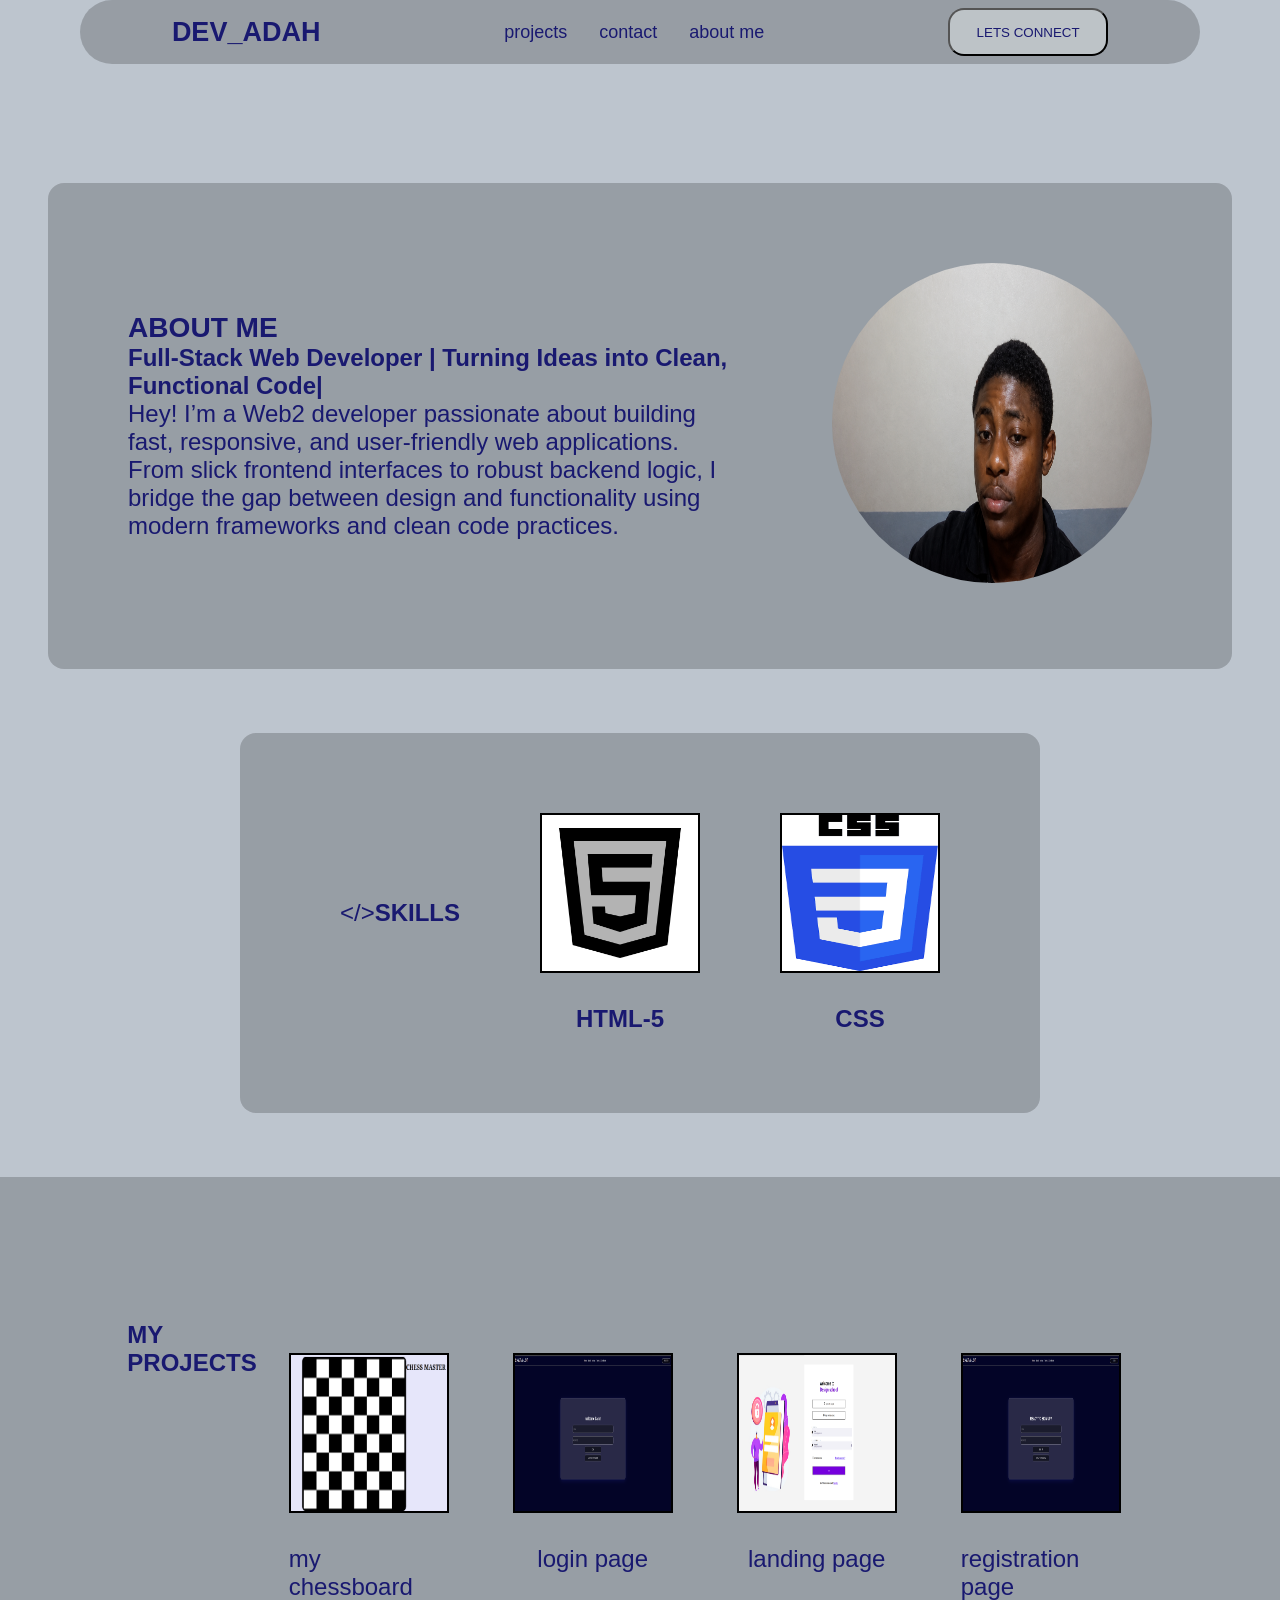
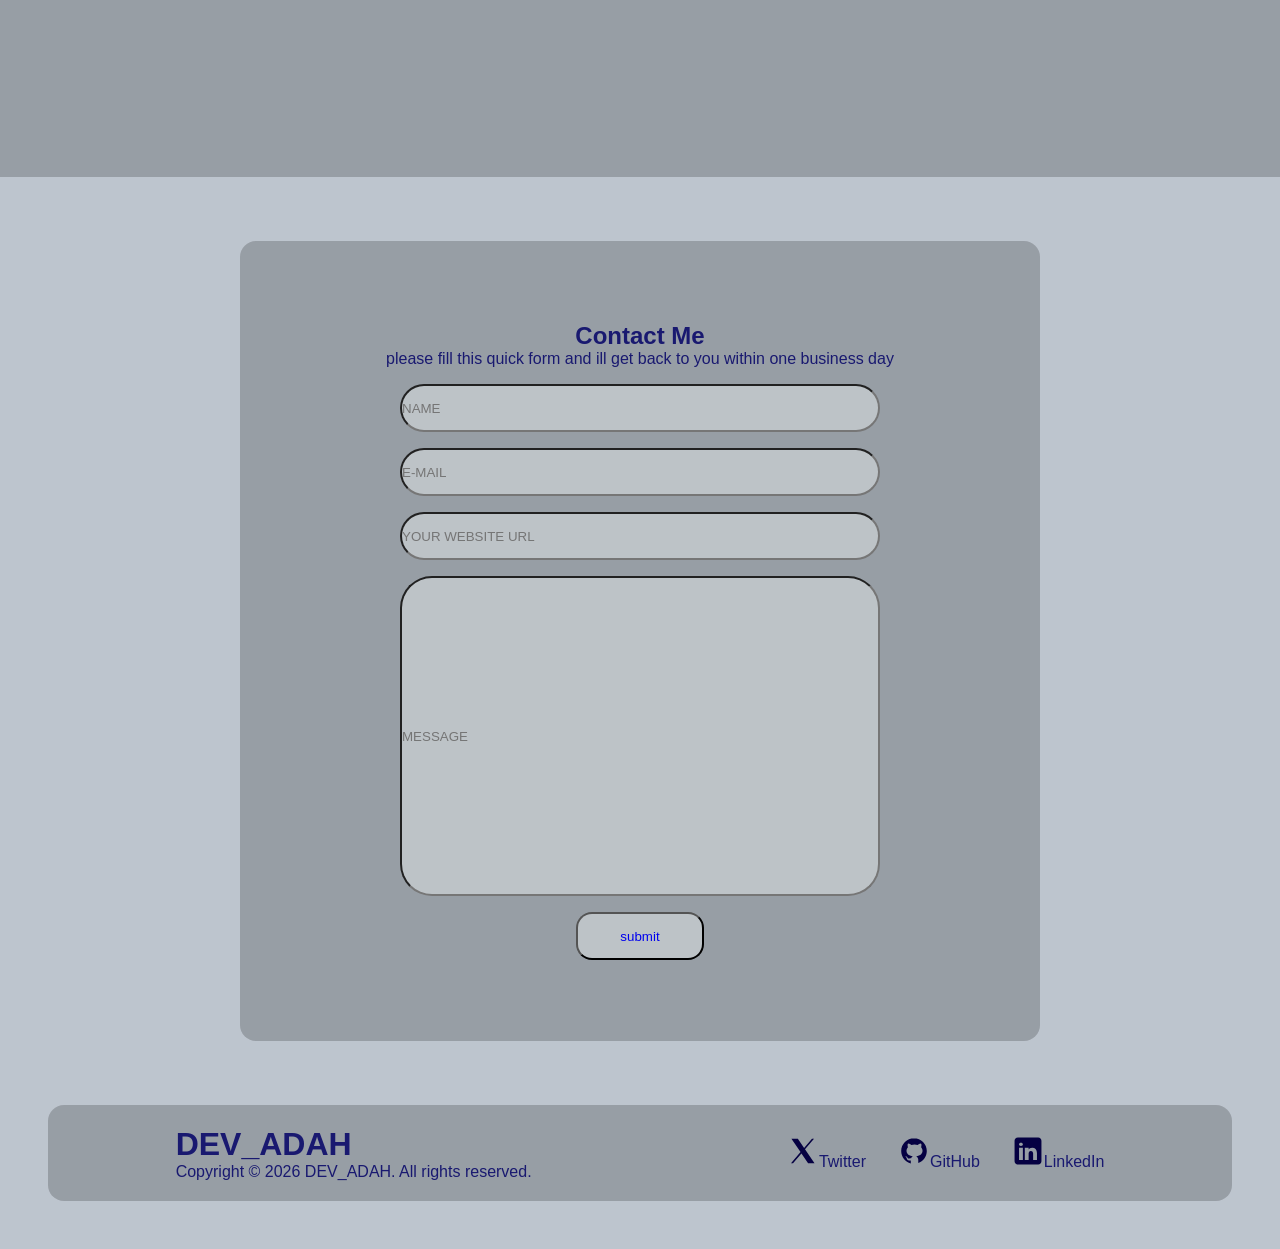
<file: index.html>
<!DOCTYPE html>
<html lang="en">

<head>
    <meta charset="UTF-8">
    <meta name="viewport" content="width=device-width, initial-scale=1.0">
    <title>TEST</title>
    <link rel="stylesheet" href="style.css">
</head>

<body>
    <header>
        <nav class="nav-bar">
            <h1>
                DEV_ADAH
            </h1>
            <input type="checkbox" id="menu-toggle" class="menu-checkbox">
            <label for="menu-toggle" class="hamburger-label">
                <span class="bar"></span>
                <span class="bar"></span>
                <span class="bar"></span>
            </label>

            <ul>
                <a href="projects.html">projects</a>
                <a href="contact.html">contact</a>
                <a href="index.html">about me</a>
            </ul>
            <button><a href="https://x.com/jojoVincenik">LETS CONNECT</a></button>
        </nav>
    </header>
    <section class="about reveal">
        <div class="hero">
            <section class="intro">
                <h1>ABOUT ME</h1>
                <b>Full-Stack Web Developer | Turning Ideas into Clean, Functional Code|
                </b>
                <br>
                Hey! I’m a Web2 developer passionate about building fast, responsive, and user-friendly web
                applications.
                From slick frontend interfaces to robust backend logic, I bridge the gap between design and
                functionality
                using modern frameworks and clean code practices.
            </section>

            <div>
                <img src="/background/me.png" alt="">
            </div>
        </div>

        <div class="hero2">


            <div class="skills">
                <div class="caption">
                    &lt;/&gt; <b>SKILLS</b>
                </div>
                <div class="html">
                    <img src="/background/html-5.jpg" alt="">
                    <b>HTML-5</b>
                </div>

                <div class="css">
                    <img src="/background/css.png" alt="">
                    <b>CSS</b>
                </div>


            </div>
        </div>

    </section>

    <section class="projects reveal">
        <div class="work">

            <h2>MY PROJECTS</h2>


            <div class="project1">
                <img src="background/project1.png" alt="">
                <a href="projects/flex-chessboard">my chessboard</a>
            </div>

            <div class="project2">
                <img src="background/project2.png" alt="">
                <a href="projects/chat-a-lot/login.html">login page</a>
            </div>

            <div class="project3">
                <img src="background/project3.png" alt="">
                <a href="projects/scar-face-login-page/index.html">landing page</a>
            </div>

            <div class="project4">
                <img src="background/project4.png" alt="">
                <a href="projects/chat-a-lot/registration.html">registration page</a>
            </div>

        </div>

    </section>

    <section class="contact reveal">
        <div class="reach">
            <h1>Contact Me</h1>
            <p>
                please fill this quick form and ill get back
                to you within one business day
            </p>
            <div class="data">
                <input type="text" placeholder="NAME">
                <input type="text" placeholder="E-MAIL">
                <input type="text" placeholder="YOUR WEBSITE URL">
                <input type="text" placeholder="MESSAGE" id="msg">
            </div>

            <button>
                <a href="https://x.com/jojoVincenik">submit</a>
            </button>

        </div>

    </section>

    <footer class="reveal">
        <div class="footer">
            <h1>DEV_ADAH</h1>
            <p>Copyright &copy; 2026 DEV_ADAH. All rights reserved.</p>
        </div>
        <div class="socials">
            <a href="https://x.com/jojoVincenik"><svg xmlns="http://www.w3.org/2000/svg" x="0px" y="0px" width="100"
                    height="100" viewBox="0,0,256,256">
                    <g fill="#050042" fill-rule="nonzero" stroke="none" stroke-width="1" stroke-linecap="butt"
                        stroke-linejoin="miter" stroke-miterlimit="10" stroke-dasharray="" stroke-dashoffset="0"
                        font-family="none" font-weight="none" font-size="none" text-anchor="none"
                        style="mix-blend-mode: normal">
                        <g transform="scale(5.12,5.12)">
                            <path
                                d="M6.91992,6l14.2168,20.72656l-14.9082,17.27344h3.17773l13.13867,-15.22266l10.44141,15.22266h10.01367l-14.87695,-21.6875l14.08008,-16.3125h-3.17578l-12.31055,14.26172l-9.7832,-14.26172z">
                            </path>
                        </g>
                    </g>
                </svg>Twitter
            </a>
            <a href="https://github.com/josephadahvincent-netizen">
                <svg xmlns="http://www.w3.org/2000/svg" x="0px" y="0px" width="100" height="100" viewBox="0,0,256,256">
                    <g fill="#050042" fill-rule="nonzero" stroke="none" stroke-width="1" stroke-linecap="butt"
                        stroke-linejoin="miter" stroke-miterlimit="10" stroke-dasharray="" stroke-dashoffset="0"
                        font-family="none" font-weight="none" font-size="none" text-anchor="none"
                        style="mix-blend-mode: normal">
                        <g transform="scale(8.53333,8.53333)">
                            <path
                                d="M15,3c-6.627,0 -12,5.373 -12,12c0,5.623 3.872,10.328 9.092,11.63c-0.056,-0.162 -0.092,-0.35 -0.092,-0.583v-2.051c-0.487,0 -1.303,0 -1.508,0c-0.821,0 -1.551,-0.353 -1.905,-1.009c-0.393,-0.729 -0.461,-1.844 -1.435,-2.526c-0.289,-0.227 -0.069,-0.486 0.264,-0.451c0.615,0.174 1.125,0.596 1.605,1.222c0.478,0.627 0.703,0.769 1.596,0.769c0.433,0 1.081,-0.025 1.691,-0.121c0.328,-0.833 0.895,-1.6 1.588,-1.962c-3.996,-0.411 -5.903,-2.399 -5.903,-5.098c0,-1.162 0.495,-2.286 1.336,-3.233c-0.276,-0.94 -0.623,-2.857 0.106,-3.587c1.798,0 2.885,1.166 3.146,1.481c0.896,-0.307 1.88,-0.481 2.914,-0.481c1.036,0 2.024,0.174 2.922,0.483c0.258,-0.313 1.346,-1.483 3.148,-1.483c0.732,0.731 0.381,2.656 0.102,3.594c0.836,0.945 1.328,2.066 1.328,3.226c0,2.697 -1.904,4.684 -5.894,5.097c1.098,0.573 1.899,2.183 1.899,3.396v2.734c0,0.104 -0.023,0.179 -0.035,0.268c4.676,-1.639 8.035,-6.079 8.035,-11.315c0,-6.627 -5.373,-12 -12,-12z">
                            </path>
                        </g>
                    </g>
                </svg>GitHub</a>
            <a href="https://www.linkedin.com/in/joseph-vincent-083b6740a/"><svg xmlns="http://www.w3.org/2000/svg"
                    x="0px" y="0px" width="100" height="100" viewBox="0,0,256,256">
                    <g fill="#050042" fill-rule="nonzero" stroke="none" stroke-width="1" stroke-linecap="butt"
                        stroke-linejoin="miter" stroke-miterlimit="10" stroke-dasharray="" stroke-dashoffset="0"
                        font-family="none" font-weight="none" font-size="none" text-anchor="none"
                        style="mix-blend-mode: normal">
                        <g transform="scale(5.12,5.12)">
                            <path
                                d="M41,4h-32c-2.76,0 -5,2.24 -5,5v32c0,2.76 2.24,5 5,5h32c2.76,0 5,-2.24 5,-5v-32c0,-2.76 -2.24,-5 -5,-5zM17,20v19h-6v-19zM11,14.47c0,-1.4 1.2,-2.47 3,-2.47c1.8,0 2.93,1.07 3,2.47c0,1.4 -1.12,2.53 -3,2.53c-1.8,0 -3,-1.13 -3,-2.53zM39,39h-6c0,0 0,-9.26 0,-10c0,-2 -1,-4 -3.5,-4.04h-0.08c-2.42,0 -3.42,2.06 -3.42,4.04c0,0.91 0,10 0,10h-6v-19h6v2.56c0,0 1.93,-2.56 5.81,-2.56c3.97,0 7.19,2.73 7.19,8.26z">
                            </path>
                        </g>
                    </g>
                </svg>LinkedIn</a>
        </div>
    </footer>


</body>

</html>
</file>
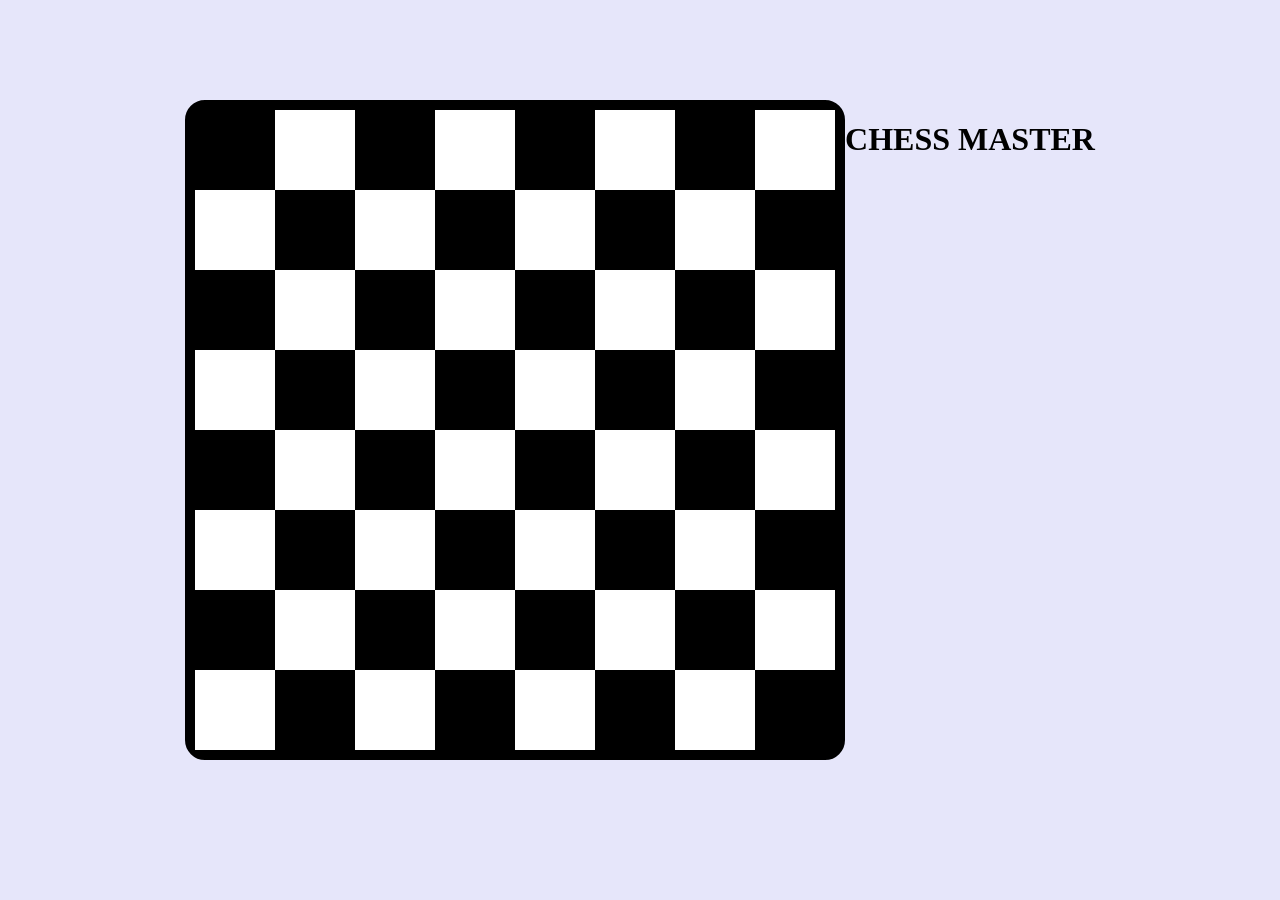
<file: projects/flex-chessboard/index.html>
<!DOCTYPE html>
<html lang="en">
<head>
    <meta charset="UTF-8">
    <meta name="viewport" content="width=device-width, initial-scale=1.0">
    <title>flex chessboard</title>
    <link rel="stylesheet" href="style.css">
</head>
<body class="flex-container">
    <div class="outer-layer">
        <!-- Row 1 -->
        <div class="b"></div>
        <div class="w"></div>
        <div class="b"></div>
        <div class="w"></div>
        <div class="b"></div>
        <div class="w"></div>
        <div class="b"></div>
        <div class="w"></div>
        <!-- Row 2 -->
        <div class="w"></div>
        <div class="b"></div>
        <div class="w"></div>
        <div class="b"></div>
        <div class="w"></div>
        <div class="b"></div>
        <div class="w"></div>
        <div class="b"></div>
        <!-- Row 3 -->
        <div class="b"></div>
        <div class="w"></div>
        <div class="b"></div>
        <div class="w"></div>
        <div class="b"></div>
        <div class="w"></div>
        <div class="b"></div>
        <div class="w"></div>
        <!-- Row 4 -->
        <div class="w"></div>
        <div class="b"></div>
        <div class="w"></div>
        <div class="b"></div>
        <div class="w"></div>
        <div class="b"></div>
        <div class="w"></div>
        <div class="b"></div>
        <!-- Row 5 -->
        <div class="b"></div>
        <div class="w"></div>
        <div class="b"></div>
        <div class="w"></div>
        <div class="b"></div>
        <div class="w"></div>
        <div class="b"></div>
        <div class="w"></div>
        <!-- Row 6 -->
        <div class="w"></div>
        <div class="b"></div>
        <div class="w"></div>
        <div class="b"></div>
        <div class="w"></div>
        <div class="b"></div>
        <div class="w"></div>
        <div class="b"></div>
        <!-- Row 7 -->
        <div class="b"></div>
        <div class="w"></div>
        <div class="b"></div>
        <div class="w"></div>
        <div class="b"></div>
        <div class="w"></div>
        <div class="b"></div>
        <div class="w"></div>
        <!-- Row 8 -->
        <div class="w"></div>
        <div class="b"></div>
        <div class="w"></div>
        <div class="b"></div>
        <div class="w"></div>
        <div class="b"></div>
        <div class="w"></div>
        <div class="b"></div>
    </div>
     <h1>CHESS MASTER</h1>
</body>
</html>
</file>
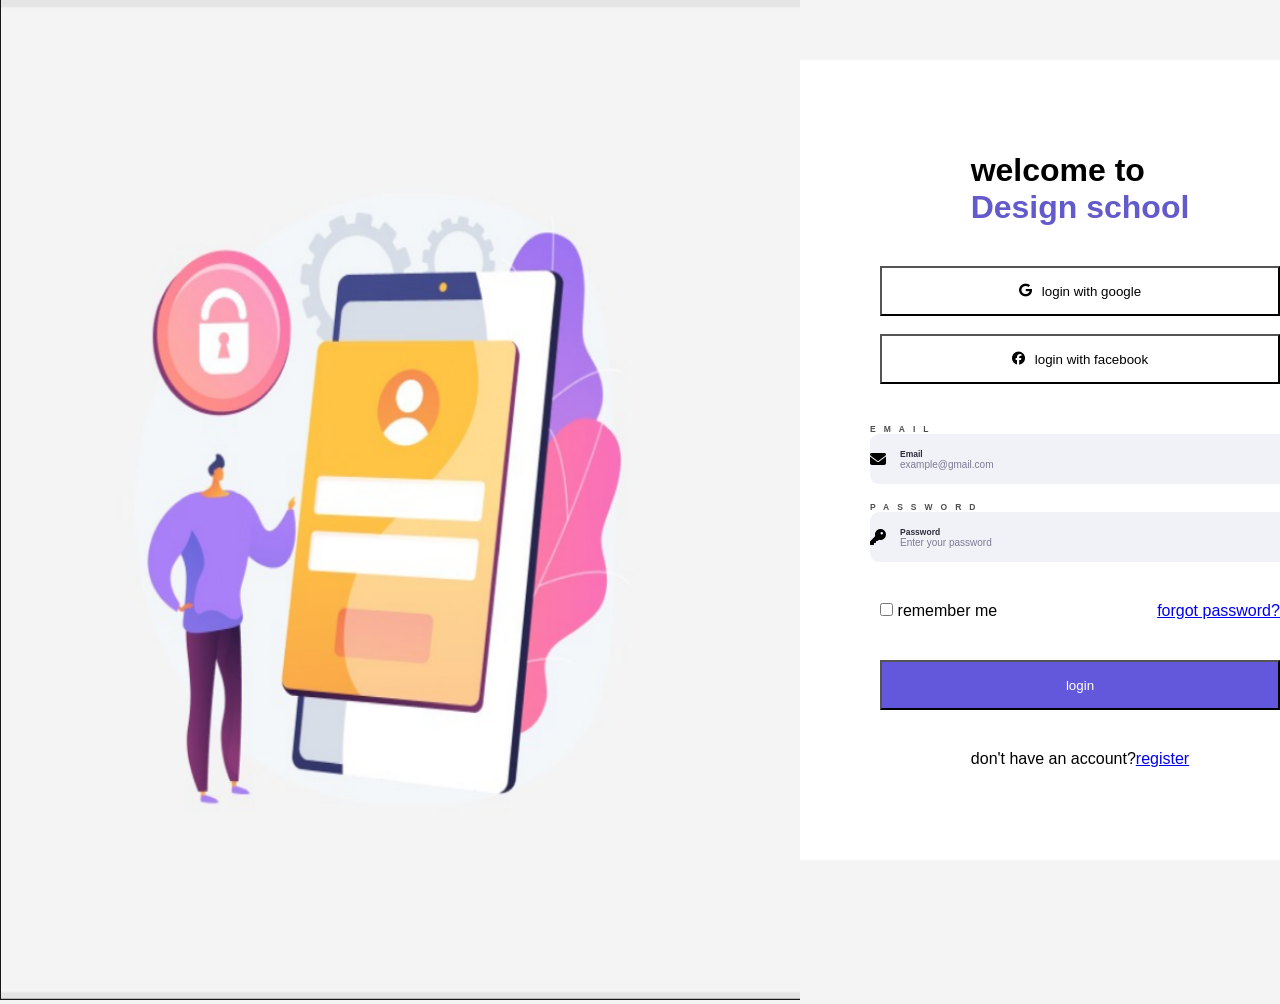
<file: projects/scar-face-login-page/index.html>
<!DOCTYPE html>
<html lang="en">
<head>
    <meta charset="UTF-8">
    <meta name="viewport" content="width=device-width, initial-scale=1.0">
    <title>login page</title>
    <link rel="stylesheet" href="style.css">
    <link rel="stylesheet" href="https://cdnjs.cloudflare.com/ajax/libs/font-awesome/6.5.2/css/all.min.css">
</head>
<body>
    <div class="main">
        <div class="container1">
            <img src=".//Screenshot from 2026-07-08 13-20-50.png" height="1000px" width="800px" >
        </div>
        <div class="container2">
            <h1>welcome to<br>
            <div class="design-school">Design school</div></h1>
            
            <div class="socials">
                <div class="input-card1">
                    <button type="button" class="button1">
                        <i class="fa-brands fa-google"></i>
                        login with google
                    </button><br>
                </div>
                <div class="input-card1">
                    <button type="button" class="button2">
                        <i class="fa-brands fa-facebook"></i>
                        login with facebook
                    </button>
                </div>
               
            </div>
            <div class="verification">
                <div class="field-card">
                    <div class="field-label-row">
                        <span>Email</span>
                    </div>
                    <div class="input-card2">
                        <i class="fa-solid fa-envelope"></i>
                        <div class="input-text">
                            <span class="input-title">Email</span>
                            <input type="email" name="E-mail" id="mail" placeholder="example@gmail.com">
                        </div>
                    </div>
                </div>

                <div class="field-card">
                    <div class="field-label-row">
                        <span>Password</span>
                    </div>
                    <div class="input-card2">
                        <i class="fa-solid fa-key"></i>
                        <div class="input-text">
                            <span class="input-title">Password</span>
                            <input type="password" name="password" id="security" placeholder="Enter your password">
                        </div>
                        <i class="fa-regular fa-eye toggle-eye"></i>
                    </div>
                </div>
            </div>
            <div class="main-help">
                <div class="help">
                    <input type="checkbox" name="tick" id="box">
                     <label>remember me</label>
                    </input>
                </div>
             <a href="#" id="assist" >forgot password?</a>
            </div>
                
            <div>
                <button type="submit" id="submit">login</button>
            </div>
            <p>don't have an account?<a href="#">register</a></p>
        </div>    
    </div>
</body>
</html>
</file>
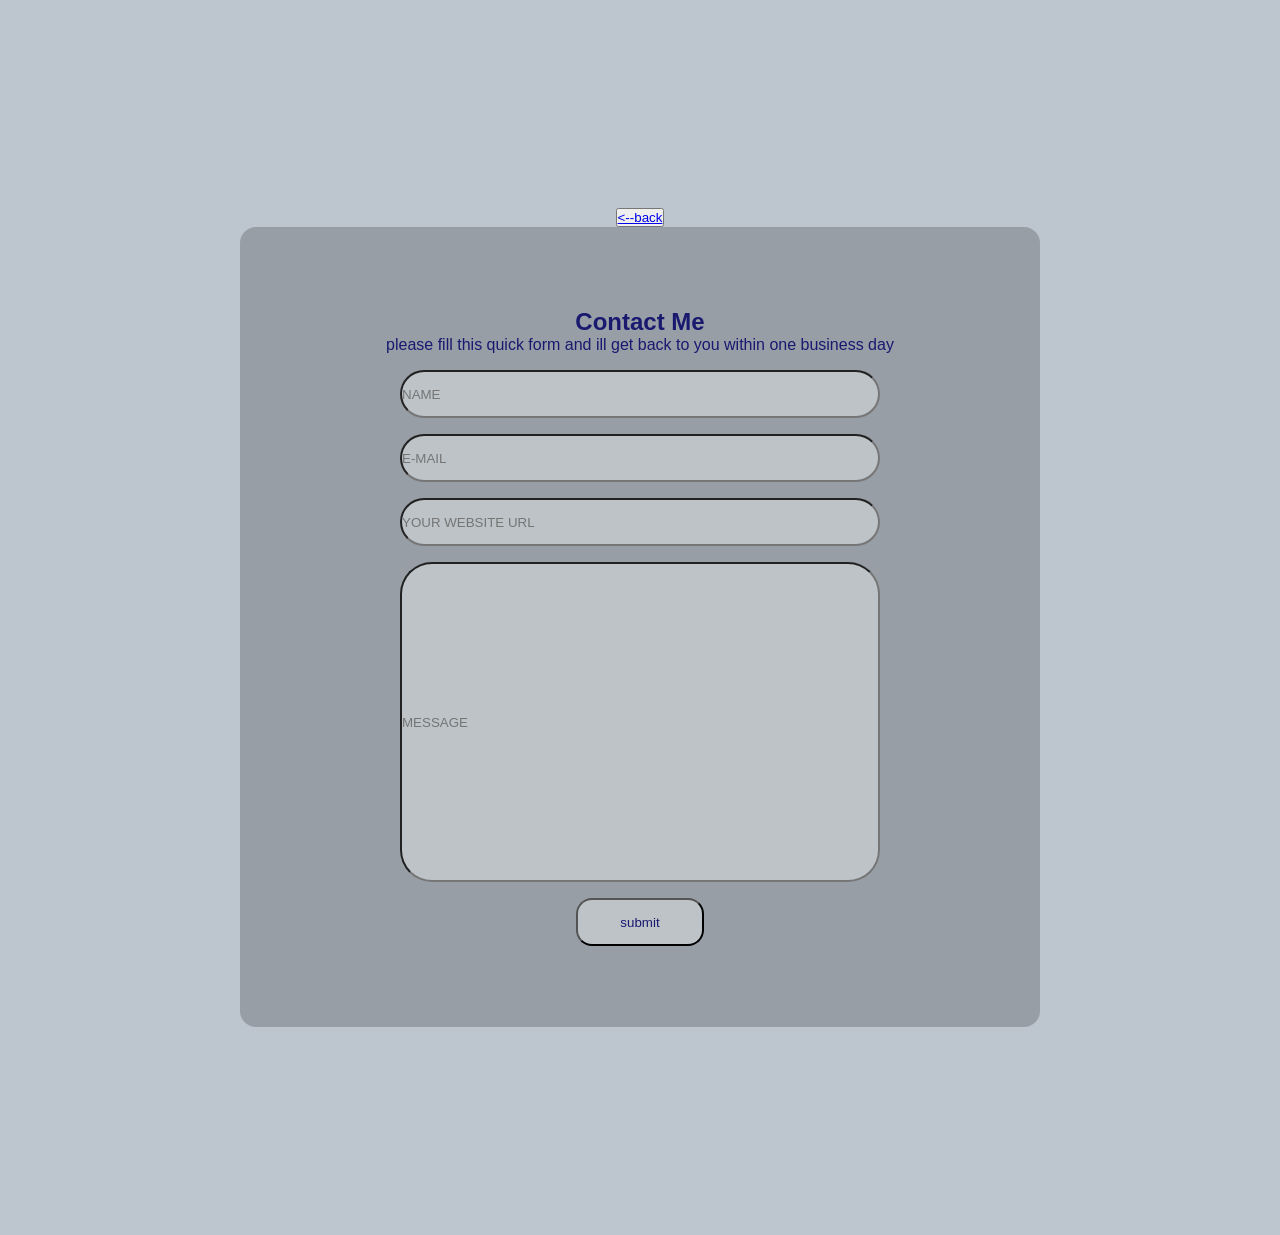
<file:  contact.html>
<!DOCTYPE html>
<html lang="en">

<head>
    <meta charset="UTF-8">
    <meta name="viewport" content="width=device-width, initial-scale=1.0">
    <title>contact</title>
    <link rel="stylesheet" href="style.css">
</head>

<body>

    <section class="reach">
        <button class="back"><a href="index.html"> <--back </a></button>
        <div class="contact">
            <h1>Contact Me</h1>
            <p>
                please fill this quick form and ill get back
                to you within one business day
            </p>
            <div class="data">
                <input type="text" placeholder="NAME">
                <input type="text" placeholder="E-MAIL">
                <input type="text" placeholder="YOUR WEBSITE URL">
                <input type="text" placeholder="MESSAGE" id="msg">
            </div>

            <button>submit</button>

        </div>
    </section>
</body>

</html>
</file>
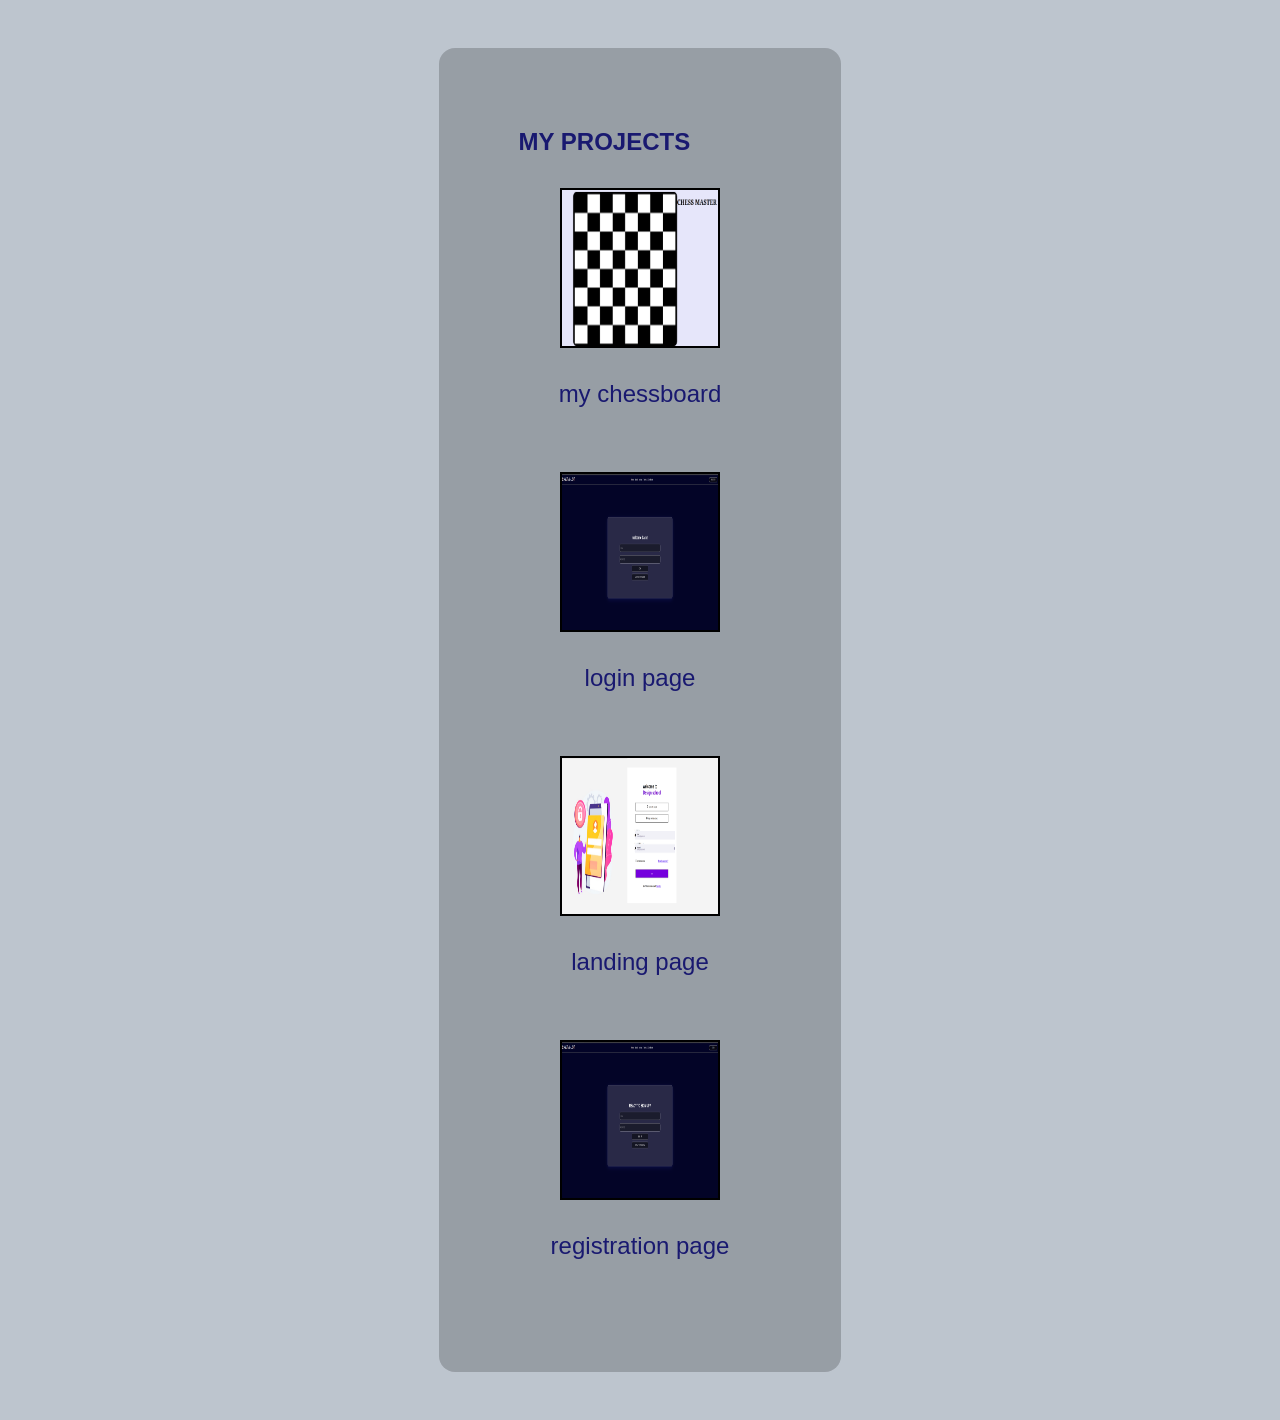
<file: projects.html>
<!DOCTYPE html>
<html lang="en">

<head>
    <meta charset="UTF-8">
    <meta name="viewport" content="width=device-width, initial-scale=1.0">
    <title>projects</title>
    <link rel="stylesheet" href="style.css">
</head>

<body>
    <!-- <button><a href="index.html"> <-back </a></button> -->
    <div class="projects">

        <h2>MY PROJECTS</h2>

        <div class="left-side">
            <div class="project1">
                <img src="background/project1.png" alt="">
                <a href="projects/flex-chessboard">my chessboard</a>
            </div>

            <div class="project2">
                <img src="background/project2.png" alt="">
                <a href="projects/chat-a-lot/login.html">login page</a>
            </div>

        </div>

        <div class="right-side">

            <div class="project3">
                <img src="background/project3.png" alt="">
                <a href="projects/scar-face-login-page/index.html">landing page</a>
            </div>

            <div class="project4">
                <img src="background/project4.png" alt="">
                <a href="projects/chat-a-lot/registration.html">registration page</a>
            </div>

        </div>


    </div>

</body>

</html>
</file>
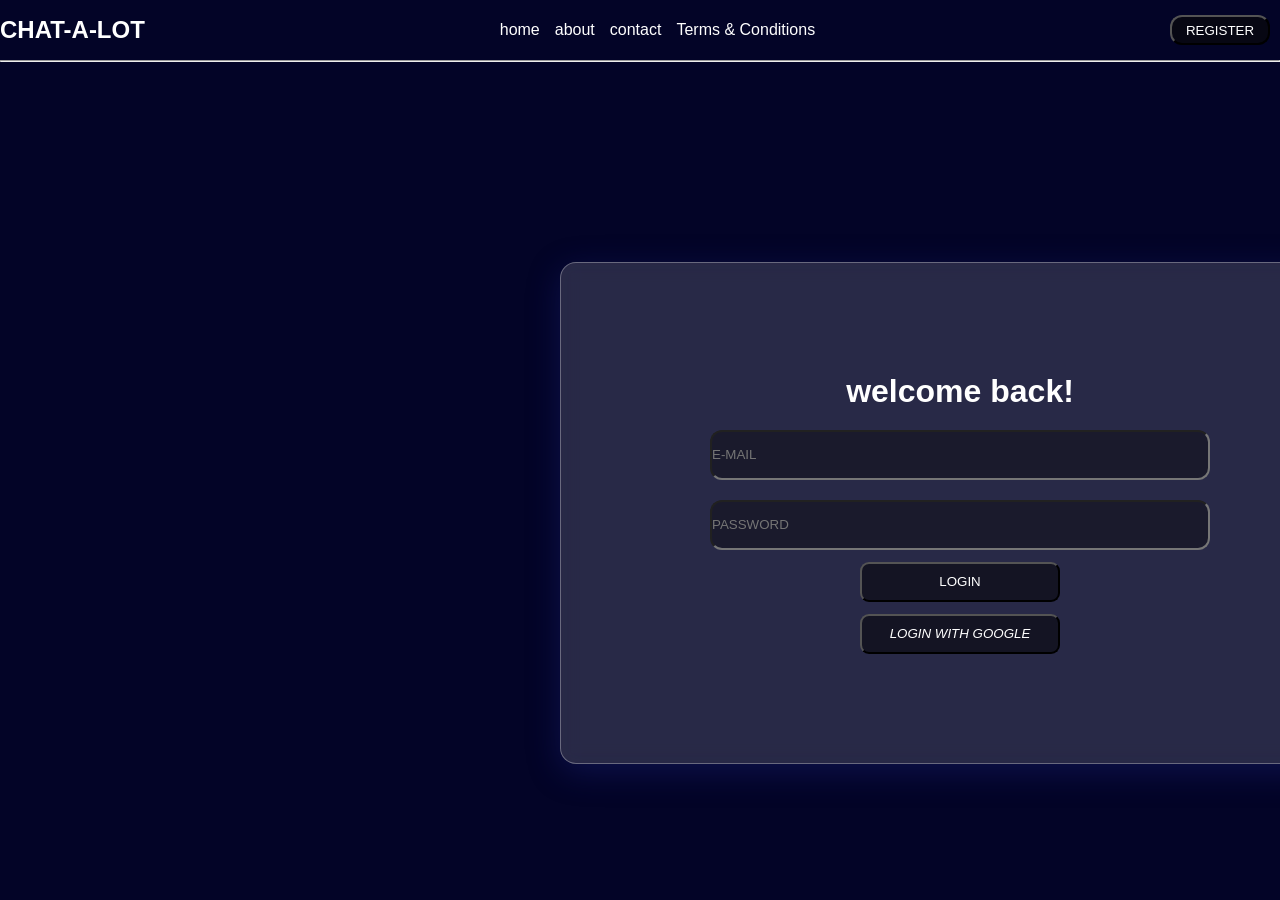
<file: projects/chat-a-lot/login.html>
<!DOCTYPE html>
<html lang="en">
<head>
    <meta charset="UTF-8">
    <meta name="viewport" content="width=device-width, initial-scale=1.0">
    <title>login page</title>
    <link rel="stylesheet" href="style.css">
    <link rel="stylesheet" href="https://cloudflare.com">
</head>
<body>
    <header>
        <nav class="navbar">
            <h1>CHAT-A-LOT</h1>
            <ul>
                <a href="#">home</a>
                <a href="#">about</a>
                <a href="#">contact</a>
                <a href="#">Terms & Conditions</a>
            </ul>
            <button type="submit" id="reg">REGISTER</button>
        </nav>
    </header>
    <hr>
    <main class="credentials">
        <div class="login-container">
            <h1>welcome back!</h1>
          <input type="email" placeholder="E-MAIL" required>
          <input type="password" placeholder="PASSWORD" required>
          <button type="submit">LOGIN</button>
            <div class="google">
                <button type="submit">
                    <i class="fa-brands fa-google">
                     LOGIN WITH GOOGLE
                    </i>
                </button>
            </div>
         
        </div>
    </main>
</body>
</html>
</file>
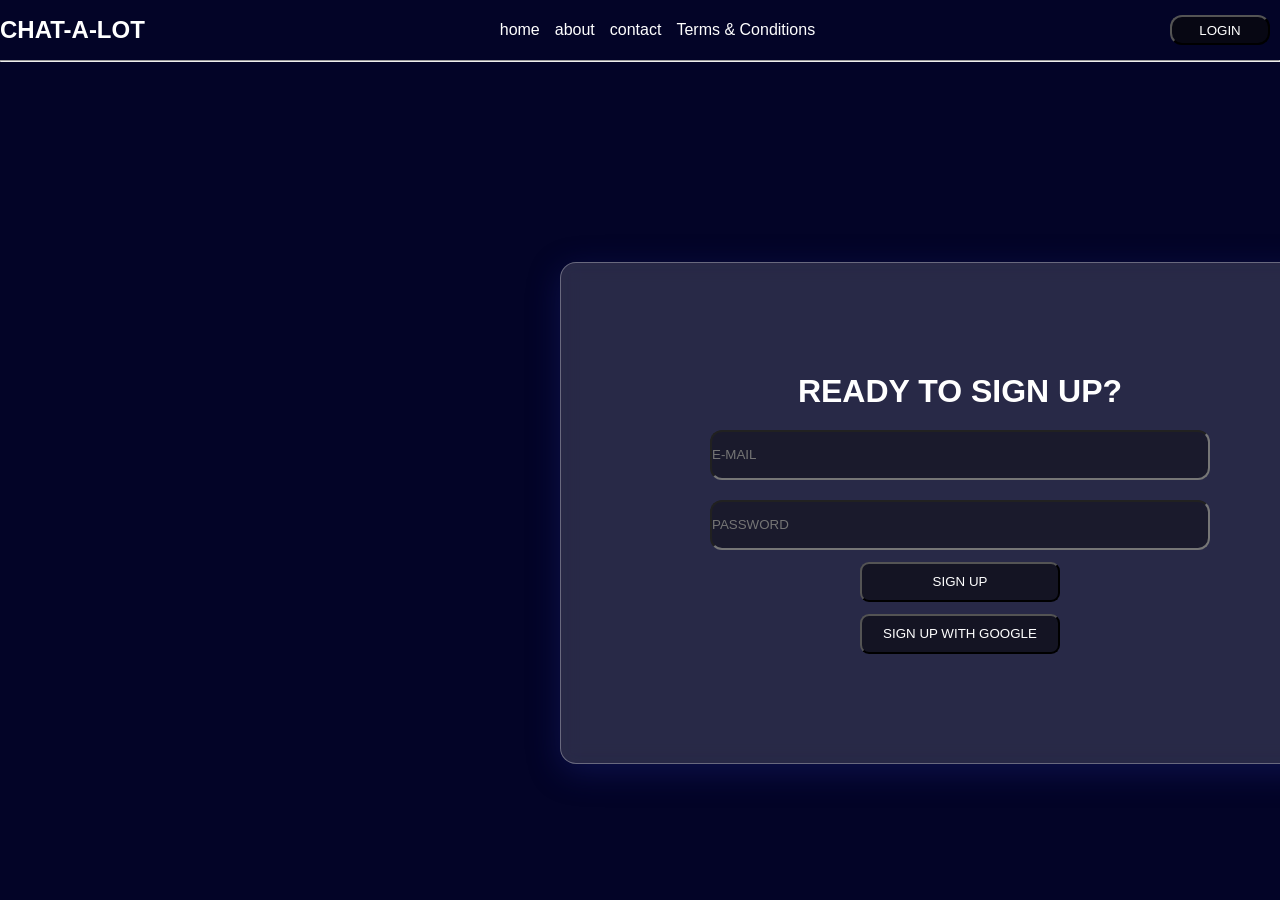
<file: projects/chat-a-lot/registration.html>
<!DOCTYPE html>
<html lang="en">
<head>
    <meta charset="UTF-8">
    <meta name="viewport" content="width=device-width, initial-scale=1.0">
    <title>Registration page</title>
    <link rel="stylesheet" href="style.css">
    <link rel="stylesheet" href="https://cloudflare.com">
</head>
<body>
    <header>
        <nav class="navbar">
            <h1>CHAT-A-LOT</h1>
            <ul>
                <a href="#">home</a>
                <a href="#">about</a>
                <a href="#">contact</a>
                <a href="#">Terms & Conditions</a>
            </ul>
            <button type="submit" id="reg"> 
                <a href="#">LOGIN</a>
            </button>
        </nav>
    </header>
    <hr>
    <main class="credentials">
        <div class="login-container">
            <h1>READY TO SIGN UP?</h1>
          <input type="email" placeholder="E-MAIL" required>
          <input type="password" placeholder="PASSWORD" required>
          <button type="submit">SIGN UP</button>
          <button type="submit">SIGN UP WITH GOOGLE</button>
         
        </div>
    </main>
</body>
</html>
</file>
<file: style.css>
* {
    margin: 0;
    padding: 0;
    box-sizing: border-box;
}

body {
    display: flex;
    flex-direction: column;
    align-items: center;
    justify-content: center;
    font-family: Impact, Haettenschweiler, 'Arial Narrow Bold', sans-serif;
    /* background-color: rgba(53, 92, 125, 0.25); */
    background-color:rgba(39, 64, 94, 0.3);
    color: midnightblue;
    gap: 4rem;
    margin: 1rem;
    padding: 2rem;
}

header {
    padding: 3%;
    margin: auto;
}

.nav-bar {
    display: flex;
    align-items: center;
    font-size: large;
    justify-content: space-around;
    background-color: rgba(0, 0, 0, 0.2);
    border-radius: 2rem;
    margin: auto;
    width: 70rem;
    height: 4rem;
    position: fixed;
    top: 0;
    left: 0;
    right: 0;
    z-index: 1000;

    h1 {
        color: midnightblue;
    }

    ul {
        display: flex;
        gap: 2rem;
    }

    ul a {
        display: flex;
        flex-direction: row;
        text-decoration: none;
        color: midnightblue;
    }

    button {
        width: 10rem;
        height: 3rem;
        color: #FFFFFF;
        background-color: #BDC3C7;
        border-radius: 1rem;

        a{
            text-decoration: none;
            color: midnightblue;
        }
    }
}

.about {
    display: flex;
    flex-direction: column;
    justify-content: center;
    gap: 4rem;
}

.hero {
    padding: 5rem;
    width: auto;
    font-size: x-large;
    display: flex;
    justify-content: space-around;
    align-items: center;
    gap: 6rem;
    border-radius: 1rem;
    background-color: rgba(0, 0, 0, 0.2);

    img {
        width: 20rem;
        height: 20rem;
        border-radius: 50%;
    }
}

.hero2 {
    display: flex;
    flex-direction: column;
    gap: 2rem;
    width: auto;
    justify-content: center;
    align-items: center;
}

.skills {
    display: flex;
    justify-content: center;
    align-items: center;
    width: 50rem;
    padding: 5rem;
    gap: 5rem;
    border-radius: 1rem;
    background-color: rgba(0, 0, 0, 0.2);

    img {
        height: 10rem;
        width: 10rem;
        border: 2px solid black;
    }
}


.caption {
    display: flex;
    justify-content: center;
    font-size: x-large;
    height: 3rem;
}


.html,
.css {
    display: flex;
    flex-direction: column;
    align-items: center;
    gap: 2rem;
    font-size: x-large;
}


.projects {
    background-color: rgba(0, 0, 0, 0.2);
    height: auto;
    width: auto;
    padding: 5rem;
    border-radius: 1rem;


    img {
        width: 10rem;
        height: 10rem;
        border: 2px solid black;
    }
}

.projects a {
    text-decoration: none;
    color: midnightblue;
    font-size: x-large;
}

.project1,
.project2,
.project3,
.project4 {
    display: flex;
    flex-direction: column;
    align-items: center;
    gap: 2rem;
    padding: 2rem;
}

.work {
    display: flex;
    /* flex-direction:column; */
    padding: 4rem;
}

.hamburger-label {
    display: none;
}

#menu-toggle {
    display: none;
}

.reach {
    padding: 10rem;
    display: flex;
    flex-direction: column;
    align-items: center;
    justify-content: center;
    height: auto;
}

.contact {
    display: flex;
    flex-direction: column;
    justify-content: center;
    align-items: center;
    width: 50rem;
    height: 50rem;
    padding: 5rem;
    background-color: rgba(0, 0, 0, 0.2);
    border-radius: 1rem;

    input {
        width: 30rem;
        height: 3rem;
        border-radius: 2rem;
        background-color: #BDC3C7;
        }

        data{
            color: midnightblue;
        }

    button {
        width: 8rem;
        height: 3rem;
        background-color: #BDC3C7;
        color: midnightblue;
        border-radius: 1rem;

          a {
        text-decoration: none;
    }
    }

  
}

#msg {
    height: 20rem;
    display: flex;
    align-items: flex-start;
}

.data {
    display: flex;
    flex-direction: column;
    gap: 1rem;
    padding: 1rem;
}

footer {
    display: flex;
    justify-content: space-around;
    align-items: center;
    width: 100%;
    height: 6rem;
    background-color: rgba(0, 0, 0, 0.2);
    border-radius: 1rem;
}

.socials {
    display: flex;
    justify-content: center;
    align-items: center;
    gap: 2rem;

    a {
        text-decoration: none;
        color: midnightblue;
    }

    svg{
        width: 2rem;
        height: 2rem;
    }
}







@media screen and (max-width: 720px) {
    body {
        margin: 0.75rem;
        padding: 1rem;
        gap: 2.5rem;
    }

    .skills {
        width: min(100%, 36rem);
        flex-wrap: wrap;
        padding: 2rem;
        gap: 2rem;
    }

    .caption {
        width: 100%;
    }

    .projects {
        width: min(100%, 40rem);
        padding: 2rem;
    }

    .work {
        flex-wrap: wrap;
        justify-content: center;
        gap: 1rem;
        padding: 1rem;
    }

    .project1,
    .project2,
    .project3,
    .project4 {
        width: calc(50% - 1rem);
        min-width: 12rem;
    }

    .contact {
        width: min(100%, 40rem);
        height: auto;
        padding: 2rem;
    }

    .reach {
        padding: 2rem 1rem;
        width: 100%;
    }

    .data {
        width: 100%;
    }

    .contact input {
        width: 100%;
        min-width: 0;
    }

    footer {
        flex-direction: column;
        height: auto;
        padding: 1.5rem 1rem;
        gap: 1rem;
    }

    .footer {
        display: flex;
        flex-direction: column;
        align-items: center;
        text-align: center;
        gap: 0.5rem;
    }

    .socials {
        flex-wrap: wrap;
        gap: 1rem;
    }
}

@media screen and (max-width: 480px) {
    body {
        margin: 0.5rem;
        padding: 0.75rem;
        gap: 1.5rem;
        overflow-x: hidden;
    }

    .nav-bar {
        position: relative;
        height: 4rem;
        width: 20rem;
        overflow: visible;

        button {
            width: 6rem;
            height: 2.5rem;
        }

        h1 {
            font-size: medium;
        }

        .hamburger-label {
            display: flex;
            flex-direction: column;
            justify-content: space-between;
            width: 26px;
            height: 18px;
            cursor: pointer;
            z-index: 100;
            margin-left: auto;
        }

        .hamburger-label .bar {
            height: 3px;
            width: 100%;
            background-color: #313436;
            border-radius: 2px;
            transition: all 0.3s ease;
        }

        ul {
            position: absolute;
            top: calc(100% + 0.5rem);
            left: 0;
            right: 0;
            display: none;
            flex-direction: column;
            background-color:#BDC3C7;
            box-shadow: 0 8px 16px rgba(0, 0, 0, 0.1);
            padding: 1rem 0;
            gap: 0;
            border-radius: 1rem;
            opacity: 0;
            pointer-events: none;
            transition: opacity 0.3s ease;
            z-index: 99;
        }

        ul a {
            width: 100%;
            padding: 1rem 1.5rem;
            box-sizing: border-box;
            border-bottom: 1px solid rgba(255, 255, 255, 0.15);
            text-align: left;
        }

        .menu-checkbox:checked~ul {
            display: flex;
            opacity: 1;
            pointer-events: auto;
        }

        #menu-toggle {
            display: none;
        }
    }

    header {
        padding: 1rem;
    }

    .about {
        display: flex;
        flex-direction: column;
        width: 25rem;
        border-radius: 1rem;
        padding: 2rem;
        align-items: center;
        justify-content: center;
        gap: 3rem;
        overflow-x: hidden;
    }

    .intro {
        font-size: medium;
        text-align: center;
        border-radius: 1rem;
    }

    .hero {
        display: flex;
        flex-direction: column;
        width: 30rem;
        font-size: smaller;
        border-radius: 1rem;

        img {
            width: 23rem;
        }

        overflow-x: hidden;
    }


    .skills {
        flex-direction: column;
        width: 100%;
        padding: 1.5rem;
        gap: 1.5rem;
    }

    .html,
    .css {
        width: 100%;
        font-size: 1.1rem;
    }

    .projects {
        width: 100%;
        padding: 1.25rem;
    }

    .work {
        flex-direction: column;
        align-items: center;
        padding: 0;
    }

    .project1,
    .project2,
    .project3,
    .project4 {
        width: 100%;
        padding: 1rem 0;
    }

    .contact {
        width: 100%;
        padding: 1.25rem;
    }

    .reach {
        padding: 1rem 0;
    }

    .data {
        padding: 0;
        width: 100%;
    }

    .contact input {
        width: 100%;
        height: 2.75rem;
    }

    #msg {
        height: 10rem;
    }

    footer {
        padding: 1rem;
        width: 100%;
    }

    .socials {
        flex-direction: column;
        gap: 0.75rem;
    }
}
</file>
<file: projects/flex-chessboard/style.css>
.outer-layer{
    display: flex;
    flex-wrap: wrap;
    height: 640px;
    width: 640px;
    border: 10px solid ;
    border-radius: 20px;

}
.b{ 
    background-color: black;
    flex-grow: 0;
    flex-shrink: 0;
    flex-basis: 80px;
    height: 80px;
}
.w{ 
    background-color: white;
    flex-grow: 0;
    flex-shrink: 0;
    flex-basis: 80px;
    height: 80px;
}
.flex-container {
    display: flex;
    justify-content: center;
    height: 100px;
    margin-top: 100px;
    background-color: lavender;
    :hover {
        background-color: lightblue;
        transform: scale(1.1);
        border-radius: 10px;
    }

}
</file>
<file: projects/scar-face-login-page/style.css>
*{
    margin: 0;
    padding: 0;
    box-sizing: border-box;
    font-family: 'Lucida Sans', 'Lucida Sans Regular', 'Lucida Grande', 'Lucida Sans Unicode', Geneva, Verdana, sans-serif;
}

.main{
    display: flex;
    background-color: #F4F4F4;
}

.container2{
    display: flex;
    background-color: #FFFF;
    flex-direction: column;
    width: 600px;
    height: 800px;
    align-items: center;
    justify-content: center;
    gap: 40px;
    margin-top: 60px;
    margin-right: 40px;
    margin-bottom: 60px;
}

.design-school{
    color: #655ACB;
}


.button1,.button2{
    display: flex;
    background-color: #FFFFFF;
    height: 50px;
    width: 30em;
    align-items: center;
    justify-content: center;
    gap: 10px; 
    box-shadow: inset 1 1 1 1px rgba(1, 1, 1, 0.08);
    

}

.verification{
    display: flex;
    flex-direction: column;
    gap: 18px;
    width: 100%;
    max-width: 35em;
}

.field-card{
    display: flex;
    flex-direction: column;
    /* gap: 20px; */
    margin-left: 70px;
    width: 100%;
}

.field-label-row{
    font-size: 8.5px;
    color: #4f4f4f;
    font-weight: 700;
    text-transform: uppercase;
    letter-spacing: 8px;
}


.input-card2{
    display: flex;
    align-items: center;
    gap: 14px;
    width: 31em;
    height: 50px;
    background-color: #f1f2f7;
    border-radius: 9px;
    box-shadow: outset 2 2 2 1px rgba(16,24,40,0.08);
}

.input-card i{
    color: #2f2f42;
    font-size: 12px;
    /* max-width: 24px; */
}

.input-text{
    display: flex;
    flex-direction: column;
    width: 100%;
}

.input-title{
    font-size: 8.5px;
    font-weight: 700;
    color: #2c2c3a;
}

#mail,
#security{
    width: 100%;
    border: none;
    outline: none;
    background: transparent;
    font-size: 10px;
    color: #151523;
    padding: 0;
}

#mail::placeholder,
#security::placeholder{
    color: #7b7b94;
}

.toggle-eye{
    color: #7b7b94;
    cursor: pointer;
}


#submit{
    display: flex;
    height: 50px;
    width: 30em;
    justify-content: center;
    align-items: center;
    background-color: #6358DB;
    color: #FFFFFF;
}

.main-help{
    display: flex;
    gap: 10em;
}
</file>
<file: projects/chat-a-lot/style.css>
*{
  margin: 0;
  padding: 0;
  box-sizing: border-box;
  font-family: 'Franklin Gothic Medium', 'Arial Narrow', Arial, sans-serif;
}

body{
  background-color: rgb(3, 4, 39) ;
}

.navbar{
display: flex;
align-items: center;
justify-content: space-between;
a{
  text-decoration: none;
  color: white;
}
h1{
  color: rgb(255, 255, 255);
}
height: 60px;
background-color: rgb(3, 4, 39);

ul{
  display: flex;
  gap: 15px;
}

  button{
    border-radius: 12px;
  }

}

#reg{
  display: flex;
  height: 30px;
  width: 100px;
  margin-right: 10px;
  justify-content: center;
  align-items: center;
  background-color: rgba(10, 10, 10, 0.658);
  color: white;
} 


.login-container{
    display: flex;
    align-items: center; 
    flex-direction: column;
    height: 500px;
    justify-content:center;
    gap: 10px;
    input{
      height: 50px;
      width: 500px;
      margin-top: 10px;
      border-radius: 12px;
      background-color: rgba(15, 15, 22, 0.52);
      color: white;
    }
    button{
      height: 40px;
      width: 200px;
      background-color: rgba(0, 0, 0, 0.507);
      color: white;
      margin-top: 2px;
      border-radius: 9px;

    }
    h1{
      color: white;
    }
  }


.credentials{
  display: flex;
  justify-content: space-around;
  align-items: center;
  border: 2px solid black;
  margin-top: 200px;
  margin-left: 35em;
  margin-right: 100px;
  width: 50em;
  background: rgba(255, 255, 255, 0.15); 
  backdrop-filter: blur(10px); 
  border: 1px solid rgba(255, 255, 255, 0.3); 
  box-shadow: 0 8px 32px 0 rgba(31, 38, 135, 0.37); 
  border-radius: 16px; 
}
</file>
